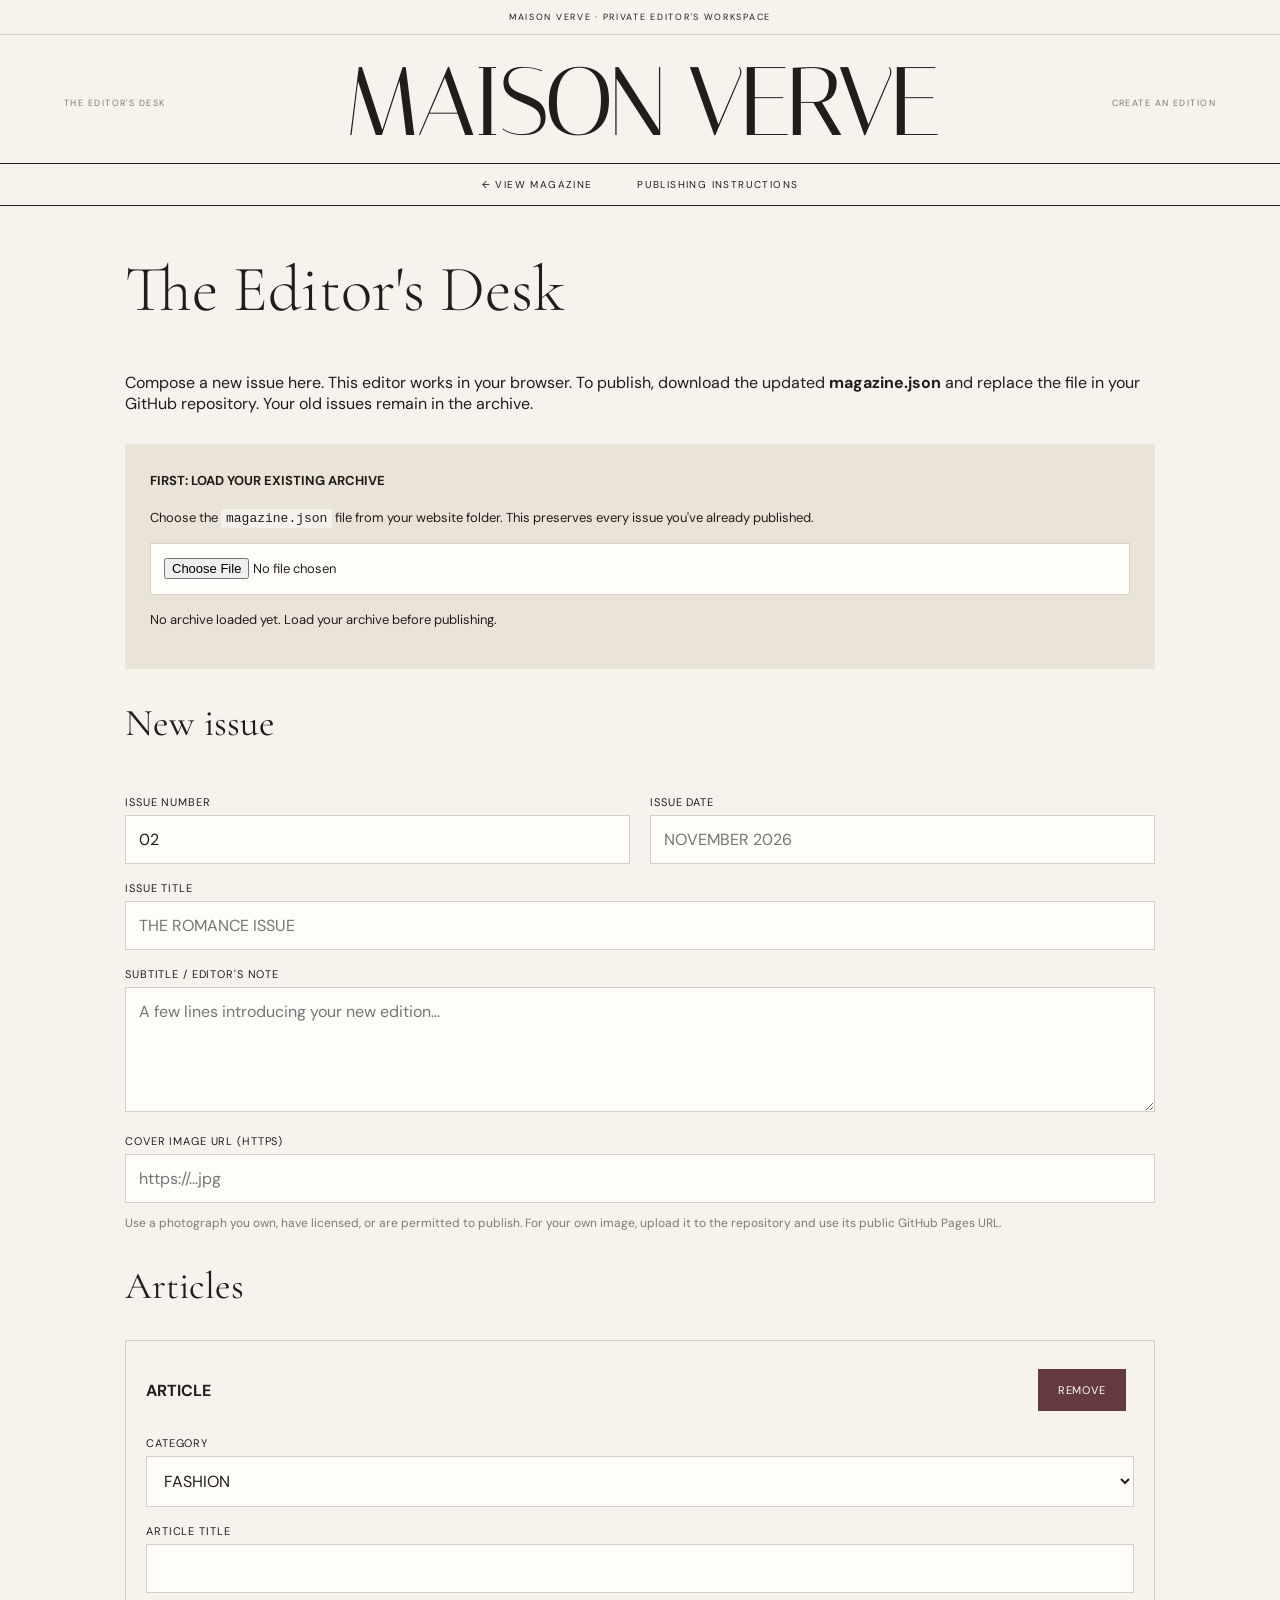
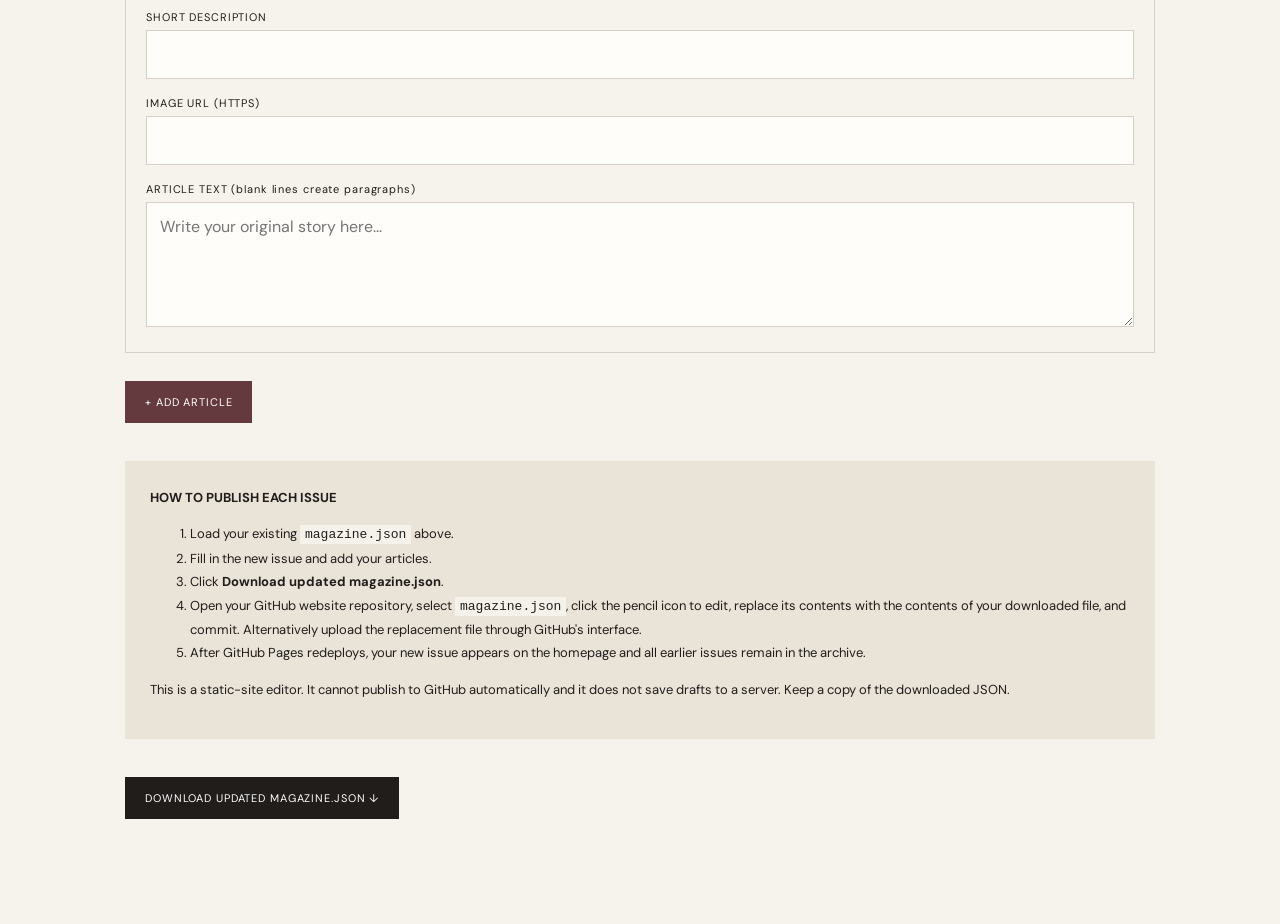
<file: editor.html>
<!doctype html><html lang="en"><head><meta charset="utf-8"><meta name="viewport" content="width=device-width,initial-scale=1"><title>Editor's Desk | MAISON VERVE</title><link href="https://fonts.googleapis.com/css2?family=DM+Sans:wght@300;400;500&family=Cormorant+Garamond:wght@300;400;500&family=Italiana&display=swap" rel="stylesheet"><link rel="stylesheet" href="style.css"></head><body><div class="topline">MAISON VERVE · PRIVATE EDITOR'S WORKSPACE</div><header><div class="masthead"><span>THE EDITOR'S DESK</span><a href="index.html">MAISON VERVE</a><span>CREATE AN EDITION</span></div><nav><a href="index.html">← VIEW MAGAZINE</a><a href="#instructions">PUBLISHING INSTRUCTIONS</a></nav></header><div class="editor-wrap"><h1>The Editor's Desk</h1><p>Compose a new issue here. This editor works in your browser. To publish, download the updated <strong>magazine.json</strong> and replace the file in your GitHub repository. Your old issues remain in the archive.</p><div class="instructions"><strong>FIRST: LOAD YOUR EXISTING ARCHIVE</strong><p>Choose the <code>magazine.json</code> file from your website folder. This preserves every issue you've already published.</p><input type="file" id="archive" accept=".json,application/json"><p id="loadStatus">No archive loaded yet. Load your archive before publishing.</p></div><h2>New issue</h2><div class="columns"><div><label>ISSUE NUMBER</label><input id="number" placeholder="02" value="02"></div><div><label>ISSUE DATE</label><input id="date" placeholder="NOVEMBER 2026"></div></div><label>ISSUE TITLE</label><input id="title" placeholder="THE ROMANCE ISSUE"><label>SUBTITLE / EDITOR'S NOTE</label><textarea id="subtitle" placeholder="A few lines introducing your new edition..."></textarea><label>COVER IMAGE URL (HTTPS)</label><input id="cover" placeholder="https://...jpg"><p class="note">Use a photograph you own, have licensed, or are permitted to publish. For your own image, upload it to the repository and use its public GitHub Pages URL.</p><h2>Articles</h2><div id="articleEditors"></div><button id="addArticle" class="secondary">+ ADD ARTICLE</button><div class="instructions" id="instructions"><strong>HOW TO PUBLISH EACH ISSUE</strong><ol><li>Load your existing <code>magazine.json</code> above.</li><li>Fill in the new issue and add your articles.</li><li>Click <strong>Download updated magazine.json</strong>.</li><li>Open your GitHub website repository, select <code>magazine.json</code>, click the pencil icon to edit, replace its contents with the contents of your downloaded file, and commit. Alternatively upload the replacement file through GitHub's interface.</li><li>After GitHub Pages redeploys, your new issue appears on the homepage and all earlier issues remain in the archive.</li></ol><p>This is a static-site editor. It cannot publish to GitHub automatically and it does not save drafts to a server. Keep a copy of the downloaded JSON.</p></div><button id="download">DOWNLOAD UPDATED MAGAZINE.JSON ↓</button><p id="status" role="status"></p></div><script src="editor.js"></script></body></html>
</file>
<file: style.css>
:root{--paper:#f6f3ec;--ink:#201d1b;--wine:#653a3e;--muted:#81786f;--line:#d8d0c6}*{box-sizing:border-box}html{scroll-behavior:smooth}body{margin:0;background:var(--paper);color:var(--ink);font-family:'DM Sans',sans-serif}a{color:inherit;text-decoration:none}button,input,textarea,select{font:inherit}.topline{font-size:9px;letter-spacing:.19em;text-align:center;padding:11px 4%;border-bottom:1px solid var(--line)}.topline span{margin-left:30px}.masthead{display:flex;align-items:center;justify-content:space-between;gap:12px;padding:19px 5% 12px}.masthead>span{font-size:9px;letter-spacing:.16em;width:18%;color:var(--muted)}.masthead>span:last-child{text-align:right}.masthead>a{font-family:'Italiana',serif;font-size:clamp(37px,7.6vw,112px);letter-spacing:-.045em;line-height:1;white-space:nowrap}nav{display:flex;justify-content:center;gap:clamp(13px,3.5vw,60px);border-top:1px solid var(--ink);border-bottom:1px solid var(--ink);padding:14px 10px;flex-wrap:wrap}nav a{font-size:10px;letter-spacing:.14em}nav a:hover{color:var(--wine)}main{max-width:1450px;margin:auto;padding:0 4% 80px}.edition-label,.eyebrow{font-size:10px;letter-spacing:.22em;text-transform:uppercase}.edition-label{display:flex;justify-content:space-between;padding:20px 0}.hero{display:grid;grid-template-columns:1.18fr 1fr;min-height:590px;border-top:1px solid var(--line)}.hero-photo{width:100%;height:100%;max-height:730px;object-fit:cover;filter:saturate(.68) contrast(.97)}.hero-copy{padding:9% 9% 8%;display:flex;flex-direction:column;justify-content:center;align-items:flex-start}.hero-copy h1{font-family:'Cormorant Garamond',serif;font-weight:300;font-size:clamp(60px,7.4vw,130px);line-height:.82;letter-spacing:-.055em;margin:25px 0}.hero-copy h1 em{font-weight:300}.hero-copy p{font-family:'Cormorant Garamond',serif;font-size:clamp(23px,2.5vw,37px);line-height:1.2;max-width:420px}.rule{height:1px;background:var(--line);width:100%;margin:35px 0}.text-link{font-size:10px;letter-spacing:.18em;border-bottom:1px solid var(--ink);padding-bottom:9px}.section-title{display:flex;align-items:end;justify-content:space-between;gap:10px;border-top:1px solid var(--ink);padding:22px 0 26px;margin-top:65px}.section-title h2{font-family:'Cormorant Garamond',serif;font-weight:300;font-size:clamp(48px,6vw,85px);line-height:.9;margin:0}.section-title a{font-size:10px;letter-spacing:.14em}.story-grid{display:grid;grid-template-columns:repeat(3,1fr);gap:22px}.story img{width:100%;height:380px;object-fit:cover;filter:saturate(.7)}.story:nth-child(2) img{height:460px}.story .meta{font-size:9px;letter-spacing:.2em;color:var(--wine);margin-top:18px}.story h3{font-family:'Cormorant Garamond',serif;font-size:clamp(31px,3.5vw,50px);font-weight:400;line-height:1;margin:11px 0}.story p{font-size:12px;color:var(--muted);line-height:1.8}.issues-grid{display:grid;grid-template-columns:repeat(3,1fr);gap:25px}.issue-card img{width:100%;aspect-ratio:3/4;object-fit:cover;filter:saturate(.7)}.issue-card h3{font-family:'Cormorant Garamond',serif;font-weight:400;font-size:36px;margin:8px 0}.issue-card p{font-size:10px;letter-spacing:.13em}.issue-cover{position:relative}.issue-cover .cover-word{position:absolute;top:3%;left:0;right:0;text-align:center;font-family:'Italiana',serif;font-size:clamp(25px,4vw,65px);color:#fff;text-shadow:0 1px 7px #3337;pointer-events:none}.page-heading{padding:65px 0 35px;text-align:center}.page-heading h1{font:300 clamp(65px,10vw,145px)/.9 'Cormorant Garamond',serif;margin:18px 0}.page-heading p{font:24px 'Cormorant Garamond',serif;color:var(--muted)}.article-full{max-width:870px;margin:auto}.article-full>img{width:100%;max-height:750px;object-fit:cover}.article-full .body{max-width:670px;margin:55px auto;font:25px/1.65 'Cormorant Garamond',serif}.article-full .body p{margin:0 0 24px}.back{display:inline-block;margin:25px 0;font-size:10px;letter-spacing:.16em}.intro{max-width:800px;margin:80px auto;text-align:center;font:28px/1.5 'Cormorant Garamond',serif}.intro h2{font-weight:300;font-size:80px;line-height:.9}footer{border-top:1px solid var(--ink);padding:45px 5%;text-align:center}footer .footer-mark{font:clamp(40px,8vw,105px) 'Italiana',serif}footer p,footer small,footer a{display:block;font-size:10px;letter-spacing:.16em;margin:18px}footer a{text-decoration:underline}.loading{text-align:center;padding:150px 10px}.note{color:var(--muted);font-size:12px}.editor-wrap{max-width:1080px;margin:35px auto 100px;padding:0 25px}.editor-wrap h1{font:300 65px 'Cormorant Garamond',serif}.editor-wrap h2{font:400 38px 'Cormorant Garamond',serif}.editor-wrap label{display:block;font-size:11px;letter-spacing:.08em;margin:17px 0 6px}.editor-wrap input,.editor-wrap textarea,.editor-wrap select{width:100%;background:#fffdf9;border:1px solid var(--line);padding:13px;color:var(--ink);border-radius:0}.editor-wrap textarea{min-height:125px;resize:vertical}.editor-wrap button,.editor-wrap .btn{background:var(--ink);color:#fff;padding:14px 20px;border:0;cursor:pointer;display:inline-block;margin:8px 8px 8px 0;font-size:11px;letter-spacing:.08em}.editor-wrap button.secondary{background:var(--wine)}.editor-wrap .article-editor{border:1px solid var(--line);padding:20px;margin:20px 0}.editor-wrap .columns{display:grid;grid-template-columns:1fr 1fr;gap:20px}.instructions{background:#eae3d8;padding:25px;margin:30px 0;font-size:13px;line-height:1.8}.instructions code{background:#fff8;padding:2px 5px}@media(max-width:760px){.masthead{justify-content:center}.masthead>span{display:none}.masthead>a{font-size:clamp(38px,10vw,75px)}nav{gap:15px}nav a{font-size:9px}.hero{grid-template-columns:1fr}.hero-photo{height:65vh;max-height:650px}.hero-copy{padding:30px 4% 45px}.hero-copy h1{font-size:75px}.story-grid,.issues-grid{grid-template-columns:1fr 1fr}.story img,.story:nth-child(2) img{height:280px}.editor-wrap .columns{grid-template-columns:1fr}}@media(max-width:500px){.story-grid,.issues-grid{grid-template-columns:1fr}.story img,.story:nth-child(2) img{height:410px}.hero-photo{height:460px}.topline span{display:none}.page-heading{padding-top:40px}}
</file>
